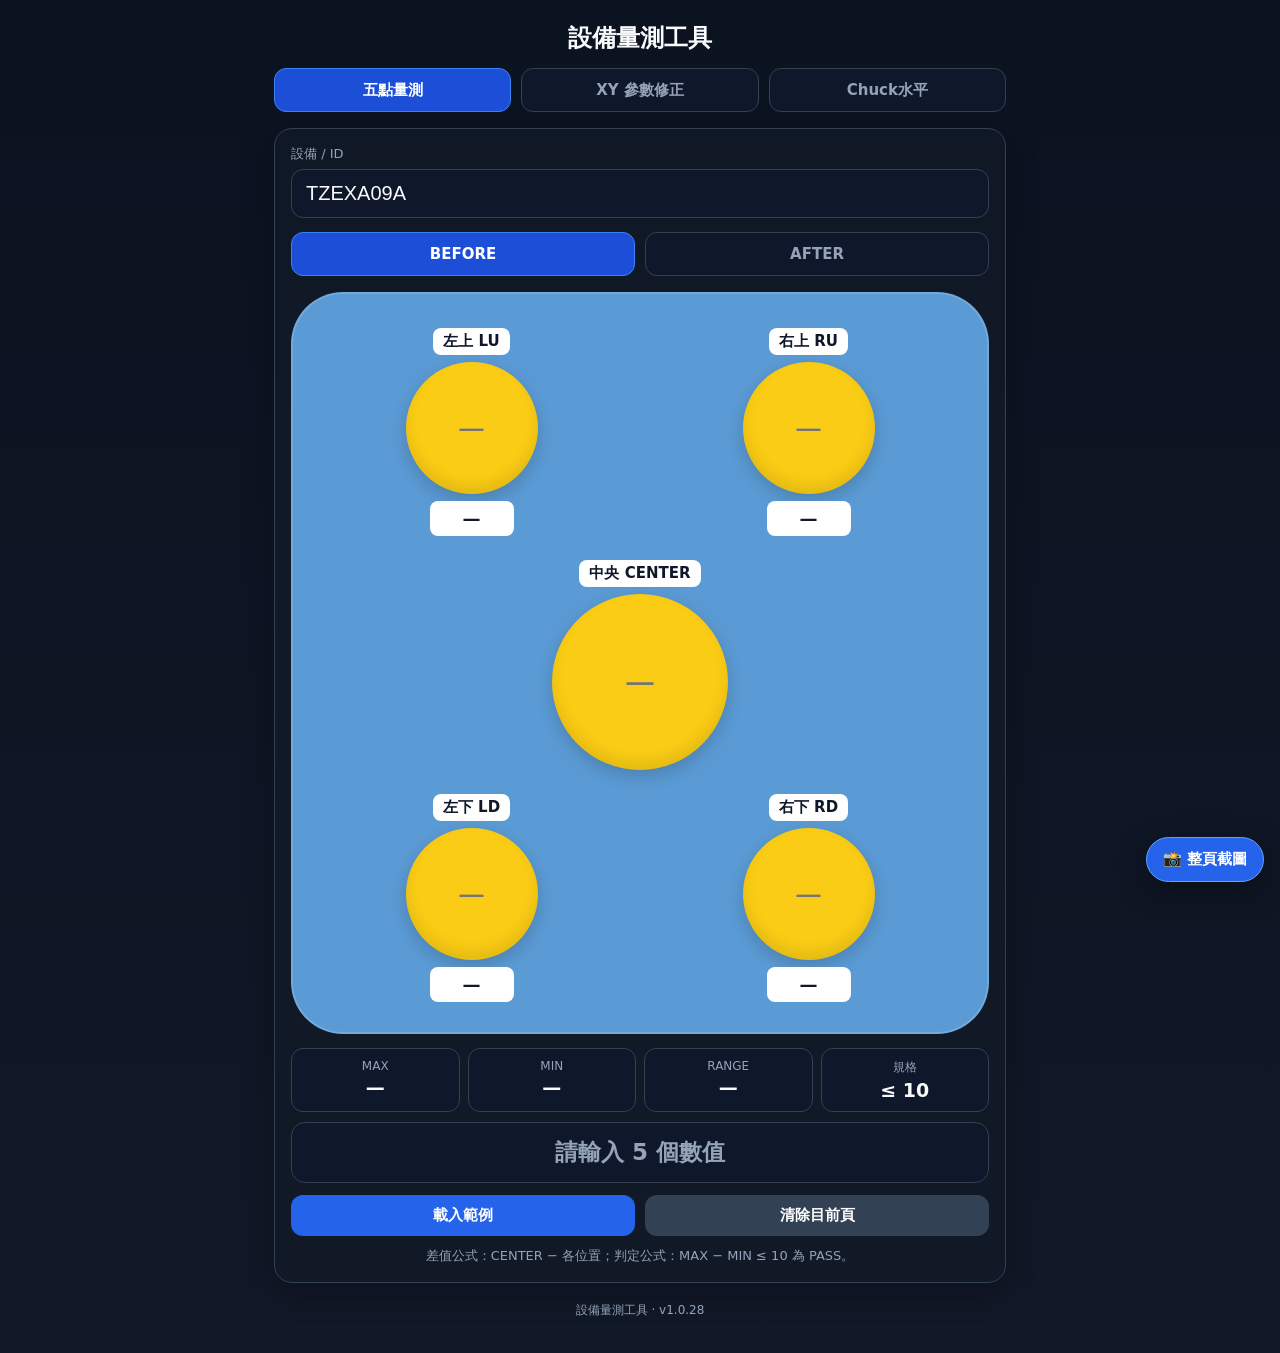
<file: index.html>
<!doctype html>
<html lang="zh-Hant">
<head>
  <meta charset="utf-8" />
  <meta name="viewport" content="width=device-width, initial-scale=1, viewport-fit=cover" />
  <meta name="theme-color" content="#0f172a" />
  <link rel="manifest" href="manifest.json" />
  <link rel="apple-touch-icon" href="apple-touch-icon.png" />
  <link rel="apple-touch-icon" href="icon-192.png" />
  <meta name="apple-mobile-web-app-capable" content="yes" />
  <meta name="apple-mobile-web-app-status-bar-style" content="black-translucent" />
  <meta name="apple-mobile-web-app-title" content="設備量測工具" />
  <title>設備量測工具</title>
  <style>
    :root{
      --bg:#0b1220; --panel:#111827; --panel2:#172033; --line:#334155; --text:#f8fafc;
      --muted:#94a3b8; --accent:#60a5fa; --ok:#22c55e; --ng:#ef4444; --warn:#f59e0b;
      --circle:#facc15; --device:#5b9bd5; --plus:#ef4444; --minus:#22c55e;
    }
    *{box-sizing:border-box}
    body{margin:0;font-family:system-ui,-apple-system,"Noto Sans TC","PingFang TC",sans-serif;background:linear-gradient(180deg,#0b1220,#111827);color:var(--text)}
    .app{max-width:760px;margin:auto;padding:18px 14px 34px}
    h1{font-size:24px;margin:4px 0 14px;text-align:center}
    .card{background:rgba(17,24,39,.96);border:1px solid var(--line);border-radius:18px;padding:16px;box-shadow:0 10px 30px rgba(0,0,0,.25)}
    .main-tabs,.sub-tabs{display:grid;gap:10px;margin:0 0 16px}.main-tabs{grid-template-columns:repeat(3,minmax(0,1fr))}.sub-tabs{grid-template-columns:1fr 1fr;margin-top:14px}
    button{font:inherit}
    .main-tab,.tab{padding:12px 8px;border:1px solid var(--line);background:#0f172a;color:var(--muted);border-radius:12px;font-size:15px;font-weight:800;line-height:1.2}
    .main-tab.active,.tab.active{background:#1d4ed8;color:#fff;border-color:#3b82f6}
    .module{display:none}.module.active{display:block}
    label{display:block;color:var(--muted);font-size:13px;margin-bottom:6px}
    input{width:100%;font-size:20px;padding:12px 14px;border-radius:12px;border:1px solid var(--line);background:#0f172a;color:var(--text);outline:none}
    input:focus{border-color:var(--accent);box-shadow:0 0 0 3px rgba(96,165,250,.15)}
    .device{position:relative;background:var(--device);border-radius:52px;padding:34px 24px 30px;min-height:470px;margin-top:8px;border:2px solid rgba(255,255,255,.15)}
    .grid{display:grid;grid-template-columns:1fr 1fr;grid-template-rows:auto auto auto;gap:24px 28px;align-items:center}
    .point{display:flex;flex-direction:column;align-items:center;gap:7px}.point.center{grid-column:1/3;justify-self:center}
    .circle{width:132px;height:132px;border-radius:50%;background:var(--circle);display:flex;align-items:center;justify-content:center;box-shadow:inset 0 -8px 14px rgba(0,0,0,.09),0 6px 18px rgba(0,0,0,.18)}
    .center .circle{width:176px;height:176px}.circle input{width:102px;text-align:center;background:transparent;border:0;color:#111827;font-weight:800;padding:0;font-size:24px;box-shadow:none}.center .circle input{font-size:27px;width:132px}
    .name{font-weight:800;color:#0f172a;background:white;padding:4px 10px;border-radius:8px;font-size:15px}.delta{min-width:84px;text-align:center;background:white;color:#111827;border-radius:8px;padding:7px 10px;font-weight:800;font-size:18px}
    .status{margin-top:14px;display:grid;grid-template-columns:repeat(4,1fr);gap:8px}.stat{background:#0f172a;border:1px solid var(--line);border-radius:12px;padding:10px;text-align:center}.stat .k{color:var(--muted);font-size:12px}.stat .v{font-size:19px;font-weight:800;margin-top:3px}
    .result{margin-top:10px;padding:14px;border-radius:14px;text-align:center;font-size:23px;font-weight:900;border:1px solid var(--line)}.result.empty{color:var(--muted);background:#0f172a}.result.ok{background:rgba(34,197,94,.16);color:#86efac;border-color:rgba(34,197,94,.5)}.result.ng{background:rgba(239,68,68,.16);color:#fca5a5;border-color:rgba(239,68,68,.5)}
    .actions{display:flex;gap:10px;margin-top:12px}.actions button{flex:1;padding:11px;border:0;border-radius:12px;font-weight:800;font-size:15px}.secondary{background:#334155;color:#fff}.sample{background:#2563eb;color:#fff}.hint{color:var(--muted);font-size:13px;line-height:1.55;margin-top:10px;text-align:center}
    .xy-grid{display:grid;grid-template-columns:1fr 1fr;gap:16px}.axis-card{background:#0f172a;border:1px solid var(--line);border-radius:16px;padding:16px}.axis-title{font-size:20px;font-weight:900;margin-bottom:12px}.axis-title span{color:var(--accent);font-size:14px;margin-left:6px}.field{margin-bottom:12px}.move-box{padding:12px;border-radius:12px;background:#172033;border:1px solid var(--line);margin:8px 0 12px;text-align:center}.move-box .k{font-size:12px;color:var(--muted)}.move-box .v{font-size:28px;font-weight:900;margin-top:4px}.pair{display:grid;grid-template-columns:1fr 1fr;gap:10px}.choice{border-radius:14px;padding:12px 8px;text-align:center;border:1px solid var(--line);min-width:0}.choice.plus{background:rgba(239,68,68,.12);border-color:rgba(239,68,68,.55)}.choice.minus{background:rgba(34,197,94,.12);border-color:rgba(34,197,94,.55)}.equation{display:flex;flex-direction:column;align-items:center;gap:3px}.equation .base,.equation .delta,.equation .resultv{font-weight:900;white-space:nowrap;line-height:1.08;letter-spacing:-.5px}.equation .base,.equation .delta{font-size:clamp(16px,4.2vw,22px);color:var(--text);background:transparent;border-radius:0;padding:0;min-width:0;width:auto}.equation .sign,.equation .equals{font-size:24px;font-weight:950;line-height:1}.equation .equals{display:inline-block;transform:rotate(90deg)}.choice.plus .sign,.choice.plus .equals,.choice.plus .resultv{color:#fca5a5}.choice.minus .sign,.choice.minus .equals,.choice.minus .resultv{color:#86efac}.equation .resultv{font-size:clamp(17px,4.6vw,24px)}
    .formula{margin-top:8px;font-size:12px;color:var(--muted);line-height:1.5}.xy-summary{margin-top:14px;padding:12px;border:1px dashed var(--line);border-radius:12px;color:var(--muted);font-size:13px;text-align:center}
    .quad-wrap{margin-top:16px;padding:14px;border-radius:16px;border:1px solid var(--line);background:#0f172a}.quad-head{font-size:18px;font-weight:900;margin-bottom:6px}.quad-sub{font-size:13px;color:var(--muted);line-height:1.5;margin-bottom:12px}.quad-grid{display:grid;grid-template-columns:1fr 1fr;gap:12px}.quad-card{border-radius:14px;border:1px solid var(--line);background:#111827;padding:14px;min-width:0}.quad-card .qname{font-size:18px;font-weight:900;margin-bottom:4px}.quad-card .qsign{font-size:12px;color:var(--muted);margin-bottom:10px}.quad-stack{display:flex;flex-direction:column;border-radius:12px;background:#172033;border:1px solid rgba(148,163,184,.12);overflow:hidden}.qitem{padding:10px 12px;min-width:0}.qitem+.qitem{border-top:1px solid rgba(148,163,184,.32)}.qitem .qlabel{display:block;font-size:12px;color:var(--muted);font-weight:800;margin-bottom:5px}.qitem .qvalue{display:block;font-size:clamp(18px,3.4vw,24px);line-height:1.15;font-weight:900;color:var(--text);letter-spacing:-.35px;white-space:nowrap;overflow:hidden;text-overflow:ellipsis}.q-note{margin-top:12px;padding:10px;border:1px dashed var(--line);border-radius:12px;color:var(--muted);font-size:13px;line-height:1.55}.q-red{border-color:rgba(239,68,68,.4)}.q-green{border-color:rgba(34,197,94,.4)}.q-blue{border-color:rgba(59,130,246,.42)}.q-gold{border-color:rgba(245,158,11,.42)}
    .shot-btn{position:fixed;right:16px;bottom:18px;z-index:9999;border:1px solid #60a5fa;background:#2563eb;color:#fff;border-radius:999px;padding:12px 16px;font-size:15px;font-weight:900;box-shadow:0 10px 30px rgba(0,0,0,.35)}
    .shot-btn:active{transform:scale(.97)}
    @media (max-width:620px){.app{padding:10px 10px 88px}.card{padding:12px}.main-tabs{gap:6px;margin-bottom:12px}.main-tab{font-size:13px;padding:10px 4px;white-space:nowrap}.device{padding:26px 14px;min-height:430px;border-radius:38px}.grid{gap:18px 18px}.circle{width:110px;height:110px}.center .circle{width:150px;height:150px}.circle input{font-size:21px;width:88px}.center .circle input{font-size:24px}.status{grid-template-columns:1fr 1fr}.xy-grid{grid-template-columns:1fr;gap:12px}.axis-card{padding:12px}.equation .base,.equation .delta{font-size:clamp(15px,4.3vw,20px)}.equation .resultv{font-size:clamp(16px,4.7vw,21px)}.quad-wrap{padding:12px}.quad-grid{grid-template-columns:1fr 1fr;gap:8px}.quad-card{padding:10px}.quad-card .qname{font-size:17px}.quad-card .qsign{font-size:11px}.qitem{padding:9px 10px}.qitem .qvalue{font-size:clamp(16px,4.6vw,20px)}}
    .app-version{margin:18px 0 0;text-align:center;color:var(--muted);font-size:12px;line-height:1.5}
  </style>
  <link rel="stylesheet" href="./chuck-grid.css">
</head>
<body>
  <main class="app">
    <h1>設備量測工具</h1>
    <div class="main-tabs">
      <button class="main-tab active" data-module="five">五點量測</button>
      <button class="main-tab" data-module="xy">XY 參數修正</button>
      <button class="main-tab" data-module="chuck">Chuck水平</button>
    </div>

    <section id="five" class="card module active">
      <label for="equip">設備 / ID</label><input id="equip" value="TZEXA09A" autocomplete="off" />
      <div class="sub-tabs"><button class="tab active" data-mode="before">BEFORE</button><button class="tab" data-mode="after">AFTER</button></div>
      <div class="device"><div class="grid">
        <div class="point"><div class="name">左上 LU</div><div class="circle"><input inputmode="numeric" id="lu" placeholder="—"></div><div class="delta" id="d_lu">—</div></div>
        <div class="point"><div class="name">右上 RU</div><div class="circle"><input inputmode="numeric" id="ru" placeholder="—"></div><div class="delta" id="d_ru">—</div></div>
        <div class="point center"><div class="name">中央 CENTER</div><div class="circle"><input inputmode="numeric" id="center" placeholder="—"></div></div>
        <div class="point"><div class="name">左下 LD</div><div class="circle"><input inputmode="numeric" id="ld" placeholder="—"></div><div class="delta" id="d_ld">—</div></div>
        <div class="point"><div class="name">右下 RD</div><div class="circle"><input inputmode="numeric" id="rd" placeholder="—"></div><div class="delta" id="d_rd">—</div></div>
      </div></div>
      <div class="status"><div class="stat"><div class="k">MAX</div><div class="v" id="max">—</div></div><div class="stat"><div class="k">MIN</div><div class="v" id="min">—</div></div><div class="stat"><div class="k">RANGE</div><div class="v" id="range">—</div></div><div class="stat"><div class="k">規格</div><div class="v">≤ 10</div></div></div>
      <div id="result" class="result empty">請輸入 5 個數值</div>
      <div class="actions"><button class="sample" id="sample">載入範例</button><button class="secondary" id="clear">清除目前頁</button></div>
      <div class="hint">差值公式：CENTER − 各位置；判定公式：MAX − MIN ≤ 10 為 PASS。</div>
    </section>

    <section id="xy" class="card module">
      <div class="xy-grid">
        <div class="axis-card">
          <div class="axis-title">X 軸 <span>參數 X9210</span></div>
          <div class="field"><label>X 固定基準位置</label><input id="x_base" inputmode="numeric" value="348034" readonly></div>
          <div class="field"><label>X 移動後位置</label><input id="x_new" inputmode="numeric" placeholder="例如 319492"></div>
          <div class="move-box"><div class="k">移動量（取絕對值）</div><div class="v" id="x_delta">—</div></div>
          <div class="field"><label>目前 X9210</label><input id="x_param" inputmode="numeric" placeholder="例如 17860829"></div>
          <div class="pair">
            <div class="choice plus"><div class="equation" id="x_plus"><div class="resultv">—</div></div></div>
            <div class="choice minus"><div class="equation" id="x_minus"><div class="resultv">—</div></div></div>
          </div>
          <div class="formula" id="x_formula" hidden></div>
        </div>

        <div class="axis-card">
          <div class="axis-title">Y 軸 <span>參數 Y9211</span></div>
          <div class="field"><label>Y 固定基準位置</label><input id="y_base" inputmode="numeric" value="340765" readonly></div>
          <div class="field"><label>Y 移動後位置</label><input id="y_new" inputmode="numeric" placeholder="例如 327593"></div>
          <div class="move-box"><div class="k">移動量（取絕對值）</div><div class="v" id="y_delta">—</div></div>
          <div class="field"><label>目前 Y9211</label><input id="y_param" inputmode="numeric" placeholder="輸入目前參數值"></div>
          <div class="pair">
            <div class="choice plus"><div class="equation" id="y_plus"><div class="resultv">—</div></div></div>
            <div class="choice minus"><div class="equation" id="y_minus"><div class="resultv">—</div></div></div>
          </div>
          <div class="formula" id="y_formula" hidden></div>
        </div>
      </div>
      <div class="actions"><button class="sample" id="xy_sample">載入圖片範例</button><button class="secondary" id="xy_clear">清除 XY</button></div>
      <div class="xy-summary">固定基準：X = 348,034、Y = 340,765。只要輸入移動後位置與目前 X9210 / Y9211，App 就會列出「+ 移動量」與「− 移動量」兩個結果。</div>
      <div class="quad-wrap">
        <div class="quad-head">四象限可能結果</div>
        <div class="quad-sub">依機台指定的 X9210／Y9211 調整規則：左上 −−、右上 ＋−、左下 −＋、右下 ＋＋。</div>
        <div class="quad-grid">
          <div class="quad-card q-red"><div class="qname">左上 ⬊</div><div class="qsign">X9210：− ｜ Y9211：−</div><div class="quad-stack"><div class="qitem"><span class="qlabel">X9210</span><strong class="qvalue" id="q_lt_x">—</strong></div><div class="qitem"><span class="qlabel">Y9211</span><strong class="qvalue" id="q_lt_y">—</strong></div></div></div>
          <div class="quad-card q-blue"><div class="qname">右上 ⬋</div><div class="qsign">X9210：＋ ｜ Y9211：−</div><div class="quad-stack"><div class="qitem"><span class="qlabel">X9210</span><strong class="qvalue" id="q_rt_x">—</strong></div><div class="qitem"><span class="qlabel">Y9211</span><strong class="qvalue" id="q_rt_y">—</strong></div></div></div>
          <div class="quad-card q-green"><div class="qname">左下 ⬈</div><div class="qsign">X9210：− ｜ Y9211：＋</div><div class="quad-stack"><div class="qitem"><span class="qlabel">X9210</span><strong class="qvalue" id="q_lb_x">—</strong></div><div class="qitem"><span class="qlabel">Y9211</span><strong class="qvalue" id="q_lb_y">—</strong></div></div></div>
          <div class="quad-card q-gold"><div class="qname">右下 ⬉</div><div class="qsign">X9210：＋ ｜ Y9211：＋</div><div class="quad-stack"><div class="qitem"><span class="qlabel">X9210</span><strong class="qvalue" id="q_rb_x">—</strong></div><div class="qitem"><span class="qlabel">Y9211</span><strong class="qvalue" id="q_rb_y">—</strong></div></div></div>
        </div>
        <div class="q-note" id="quad_note">先完整輸入 X / Y 的移動後位置與目前 X9210 / Y9211。</div>
      </div>
    </section>

    <section id="chuck" class="card module" aria-labelledby="chuck-title">
      <div class="chuck-heading">
        <h2 id="chuck-title">Chuck 水平</h2>
        <span class="chuck-count" id="chuck_count">9 點啟用</span>
      </div>
      <div class="chuck-controls">
        <span class="chuck-mode">九宮格量測</span>
        <button id="chuck_toggle" type="button" role="switch" aria-checked="true" aria-label="四角點" aria-controls="ch_lt ch_rt ch_lb ch_rb">
          <span class="switch-track" aria-hidden="true"><span></span></span>
          <span id="chuck_toggle_label">四角點：開</span>
        </button>
      </div>
      <div class="chuck-board" aria-label="圓形背景內的九宮格數值輸入">
        <div class="chuck-grid">
          <div class="chuck-cell" id="box_ch_lt">
            <label for="ch_lt">左上</label>
            <input id="ch_lt" type="text" inputmode="numeric" autocomplete="off" spellcheck="false" enterkeyhint="next" placeholder="—" aria-label="Chuck 左上數值">
          </div>
          <div class="chuck-cell" id="box_ch_t">
            <label for="ch_t">上</label>
            <input id="ch_t" type="text" inputmode="numeric" autocomplete="off" spellcheck="false" enterkeyhint="next" placeholder="—" aria-label="Chuck 上數值">
          </div>
          <div class="chuck-cell" id="box_ch_rt">
            <label for="ch_rt">右上</label>
            <input id="ch_rt" type="text" inputmode="numeric" autocomplete="off" spellcheck="false" enterkeyhint="next" placeholder="—" aria-label="Chuck 右上數值">
          </div>
          <div class="chuck-cell" id="box_ch_l">
            <label for="ch_l">左</label>
            <input id="ch_l" type="text" inputmode="numeric" autocomplete="off" spellcheck="false" enterkeyhint="next" placeholder="—" aria-label="Chuck 左數值">
          </div>
          <div class="chuck-cell" id="box_ch_c">
            <label for="ch_c">中央</label>
            <input id="ch_c" type="text" inputmode="numeric" autocomplete="off" spellcheck="false" enterkeyhint="next" placeholder="—" aria-label="Chuck 中央數值">
          </div>
          <div class="chuck-cell" id="box_ch_r">
            <label for="ch_r">右</label>
            <input id="ch_r" type="text" inputmode="numeric" autocomplete="off" spellcheck="false" enterkeyhint="next" placeholder="—" aria-label="Chuck 右數值">
          </div>
          <div class="chuck-cell" id="box_ch_lb">
            <label for="ch_lb">左下</label>
            <input id="ch_lb" type="text" inputmode="numeric" autocomplete="off" spellcheck="false" enterkeyhint="next" placeholder="—" aria-label="Chuck 左下數值">
          </div>
          <div class="chuck-cell" id="box_ch_b">
            <label for="ch_b">下</label>
            <input id="ch_b" type="text" inputmode="numeric" autocomplete="off" spellcheck="false" enterkeyhint="next" placeholder="—" aria-label="Chuck 下數值">
          </div>
          <div class="chuck-cell" id="box_ch_rb">
            <label for="ch_rb">右下</label>
            <input id="ch_rb" type="text" inputmode="numeric" autocomplete="off" spellcheck="false" enterkeyhint="next" placeholder="—" aria-label="Chuck 右下數值">
          </div>
        </div>
      </div>
      <div class="actions chuck-actions">
        <button class="sample" id="chuck_sample" type="button">載入範例</button>
        <button class="secondary" id="chuck_clear" type="button">清除數值</button>
      </div>
      <p class="chuck-help" id="chuck_help">點選格子輸入數值；四角點可一次開關。</p>
    </section>
    <div class="app-version" data-app-version="1.0.28">設備量測工具 · v1.0.28</div>
  </main>
  <button id="shotBtn" class="shot-btn" type="button">📸 整頁截圖</button>
<script src="./html2canvas.min.js"></script>
<script>
const fmt=n=>Number.isFinite(n)?Math.trunc(n).toLocaleString('en-US'):'—';
const $=id=>document.getElementById(id);

document.querySelectorAll('.main-tab').forEach(b=>b.addEventListener('click',()=>{
  document.querySelectorAll('.main-tab').forEach(x=>x.classList.toggle('active',x===b));
  document.querySelectorAll('.module').forEach(m=>m.classList.toggle('active',m.id===b.dataset.module));
}));

const modes={before:{},after:{}}; let mode='before'; const ids=['lu','ru','center','ld','rd'];
function saveCurrent(){ids.forEach(id=>modes[mode][id]=$(id).value)}
function loadMode(){ids.forEach(id=>$(id).value=modes[mode][id]??'');calcFive()}
document.querySelectorAll('.tab').forEach(b=>b.addEventListener('click',()=>{saveCurrent();mode=b.dataset.mode;document.querySelectorAll('.tab').forEach(x=>x.classList.toggle('active',x===b));loadMode()}));
ids.forEach(id=>$(id).addEventListener('input',()=>{saveCurrent();calcFive()}));
function num(id){const v=$(id).value.trim().replaceAll(',','');return v===''?null:Number(v)}
function setDelta(id,c,v){$(id).textContent=(c==null||v==null)?'—':fmt(c-v)}
function calcFive(){const v={lu:num('lu'),ru:num('ru'),center:num('center'),ld:num('ld'),rd:num('rd')};setDelta('d_lu',v.center,v.lu);setDelta('d_ru',v.center,v.ru);setDelta('d_ld',v.center,v.ld);setDelta('d_rd',v.center,v.rd);const vals=ids.map(k=>v[k]),r=$('result');if(vals.some(x=>x==null||Number.isNaN(x))){$('max').textContent=$('min').textContent=$('range').textContent='—';r.className='result empty';r.textContent='請輸入 5 個數值';return}const max=Math.max(...vals),min=Math.min(...vals),range=max-min;$('max').textContent=fmt(max);$('min').textContent=fmt(min);$('range').textContent=fmt(range);if(range<=10){r.className='result ok';r.textContent=`✅ PASS｜最大差值 ${range}`}else{r.className='result ng';r.textContent=`❌ NG｜最大差值 ${range}（超出 ${range-10}）`}}
$('clear').addEventListener('click',()=>{ids.forEach(id=>modes[mode][id]='');loadMode()});
$('sample').addEventListener('click',()=>{const s=mode==='before'?{lu:19760,ru:19787,center:19779,ld:19773,rd:19801}:{lu:19879,ru:19879,center:19878,ld:19876,rd:19878};Object.assign(modes[mode],s);loadMode()});

function renderEquation(el,param,delta,sign,result){if(param==null||delta==null||result==null){el.innerHTML='<div class="resultv">—</div>';return}el.innerHTML=`<div class="base">${Math.trunc(param)}</div><div class="sign">${sign}</div><div class="delta">${Math.trunc(delta)}</div><div class="equals">=</div><div class="resultv">${Math.trunc(result)}</div>`}
function calcQuadrants(){
  const xb=num('x_base'),xn=num('x_new'),xp=num('x_param');
  const yb=num('y_base'),yn=num('y_new'),yp=num('y_param');
  const xd=(xb==null||xn==null||Number.isNaN(xb)||Number.isNaN(xn))?null:Math.abs(xn-xb);
  const yd=(yb==null||yn==null||Number.isNaN(yb)||Number.isNaN(yn))?null:Math.abs(yn-yb);
  const xPlus=(xd==null||xp==null||Number.isNaN(xp))?null:xp+xd, xMinus=(xd==null||xp==null||Number.isNaN(xp))?null:xp-xd;
  const yPlus=(yd==null||yp==null||Number.isNaN(yp))?null:yp+yd, yMinus=(yd==null||yp==null||Number.isNaN(yp))?null:yp-yd;
  const set=(id,v)=>$(id).textContent=fmt(v);
  set('q_lt_x',xMinus);set('q_lt_y',yMinus);set('q_rt_x',xPlus);set('q_rt_y',yMinus);set('q_lb_x',xMinus);set('q_lb_y',yPlus);set('q_rb_x',xPlus);set('q_rb_y',yPlus);
  $('quad_note').textContent=(xPlus==null||xMinus==null||yPlus==null||yMinus==null)?'先完整輸入 X / Y 的移動後位置與目前 X9210 / Y9211。':'X 移動量 '+fmt(xd)+'、Y 移動量 '+fmt(yd)+'。依實際位移方向，直接選對應象限的 X9210 / Y9211 數值。';
}
function calcAxis(axis){const base=num(axis+'_base'),next=num(axis+'_new'),param=num(axis+'_param');const dEl=$(axis+'_delta'),pEl=$(axis+'_plus'),mEl=$(axis+'_minus'),fEl=$(axis+'_formula');if(base==null||next==null||Number.isNaN(base)||Number.isNaN(next)){dEl.textContent='—';renderEquation(pEl,null,null,'＋',null);renderEquation(mEl,null,null,'−',null);fEl.textContent='輸入原始位置與移動後位置後，自動計算移動量。';calcQuadrants();return}const delta=Math.abs(next-base);dEl.textContent=fmt(delta);if(param==null||Number.isNaN(param)){renderEquation(pEl,null,null,'＋',null);renderEquation(mEl,null,null,'−',null);fEl.textContent='移動量 = |'+fmt(next)+' − '+fmt(base)+'| = '+fmt(delta)+'；再輸入目前參數值。';calcQuadrants();return}const plus=param+delta,minus=param-delta;renderEquation(pEl,param,delta,'＋',plus);renderEquation(mEl,param,delta,'−',minus);fEl.textContent='移動量 '+fmt(delta)+'｜+ 結果 '+fmt(plus)+'｜− 結果 '+fmt(minus);calcQuadrants()}
['x_new','x_param'].forEach(id=>$(id).addEventListener('input',()=>calcAxis('x')));['y_new','y_param'].forEach(id=>$(id).addEventListener('input',()=>calcAxis('y')));
$('xy_sample').addEventListener('click',()=>{$('x_new').value='319492';$('x_param').value='17860829';$('y_new').value='327593';$('y_param').value='';calcAxis('x');calcAxis('y')});
$('xy_clear').addEventListener('click',()=>{['x_new','x_param','y_new','y_param'].forEach(id=>$(id).value='');$('x_base').value='348034';$('y_base').value='340765';calcAxis('x');calcAxis('y')});

const shotBtn=$('shotBtn');
async function capturePwaFullPage(){
  shotBtn.style.display='none';
  try{
    await new Promise(r=>setTimeout(r,80));
    const canvas=await html2canvas(document.body,{
      backgroundColor:'#0b1220',
      scale:Math.min(2,window.devicePixelRatio||1),
      useCORS:true,
      logging:false,
      width:document.documentElement.scrollWidth,
      height:document.documentElement.scrollHeight,
      windowWidth:document.documentElement.scrollWidth,
      windowHeight:document.documentElement.scrollHeight,
      scrollX:0,
      scrollY:-window.scrollY
    });
    const blob=await new Promise(r=>canvas.toBlob(r,'image/png',1));
    if(!blob) throw new Error('無法產生圖片');
    const stamp=new Date().toISOString().replace(/[-:T]/g,'').slice(0,14);
    const file=new File([blob],'設備量測_'+stamp+'.png',{type:'image/png'});
    if(navigator.canShare && navigator.canShare({files:[file]}) && navigator.share){
      await navigator.share({files:[file],title:'設備量測截圖'});
    }else{
      const url=URL.createObjectURL(blob);
      const a=document.createElement('a');
      a.href=url;a.download=file.name;document.body.appendChild(a);a.click();a.remove();
      setTimeout(()=>URL.revokeObjectURL(url),1500);
    }
  }catch(e){
    if(e && e.name!=='AbortError') alert('截圖失敗：'+(e.message||e));
  }finally{
    shotBtn.style.display='block';
  }
}
shotBtn.addEventListener('click',()=>{
  if(window.Android && typeof window.Android.captureFullPage==='function'){
    shotBtn.style.display='none';
    requestAnimationFrame(()=>setTimeout(()=>window.Android.captureFullPage(),60));
  }else{
    capturePwaFullPage();
  }
});
window.restoreScreenshotButton=()=>{shotBtn.style.display='block'};

if('serviceWorker' in navigator && /^https?:$/.test(location.protocol) && !window.Android){navigator.serviceWorker.register('./service-worker.js',{updateViaCache:'none'}).then(r=>r.update()).catch(()=>{})}
calcFive();calcAxis('x');calcAxis('y');
const initialModule=document.querySelector('.main-tab[data-module="'+location.hash.slice(1)+'"]');if(initialModule)initialModule.click();
</script>
<script src="./chuck-grid.js"></script>
</body>
</html>
</file>
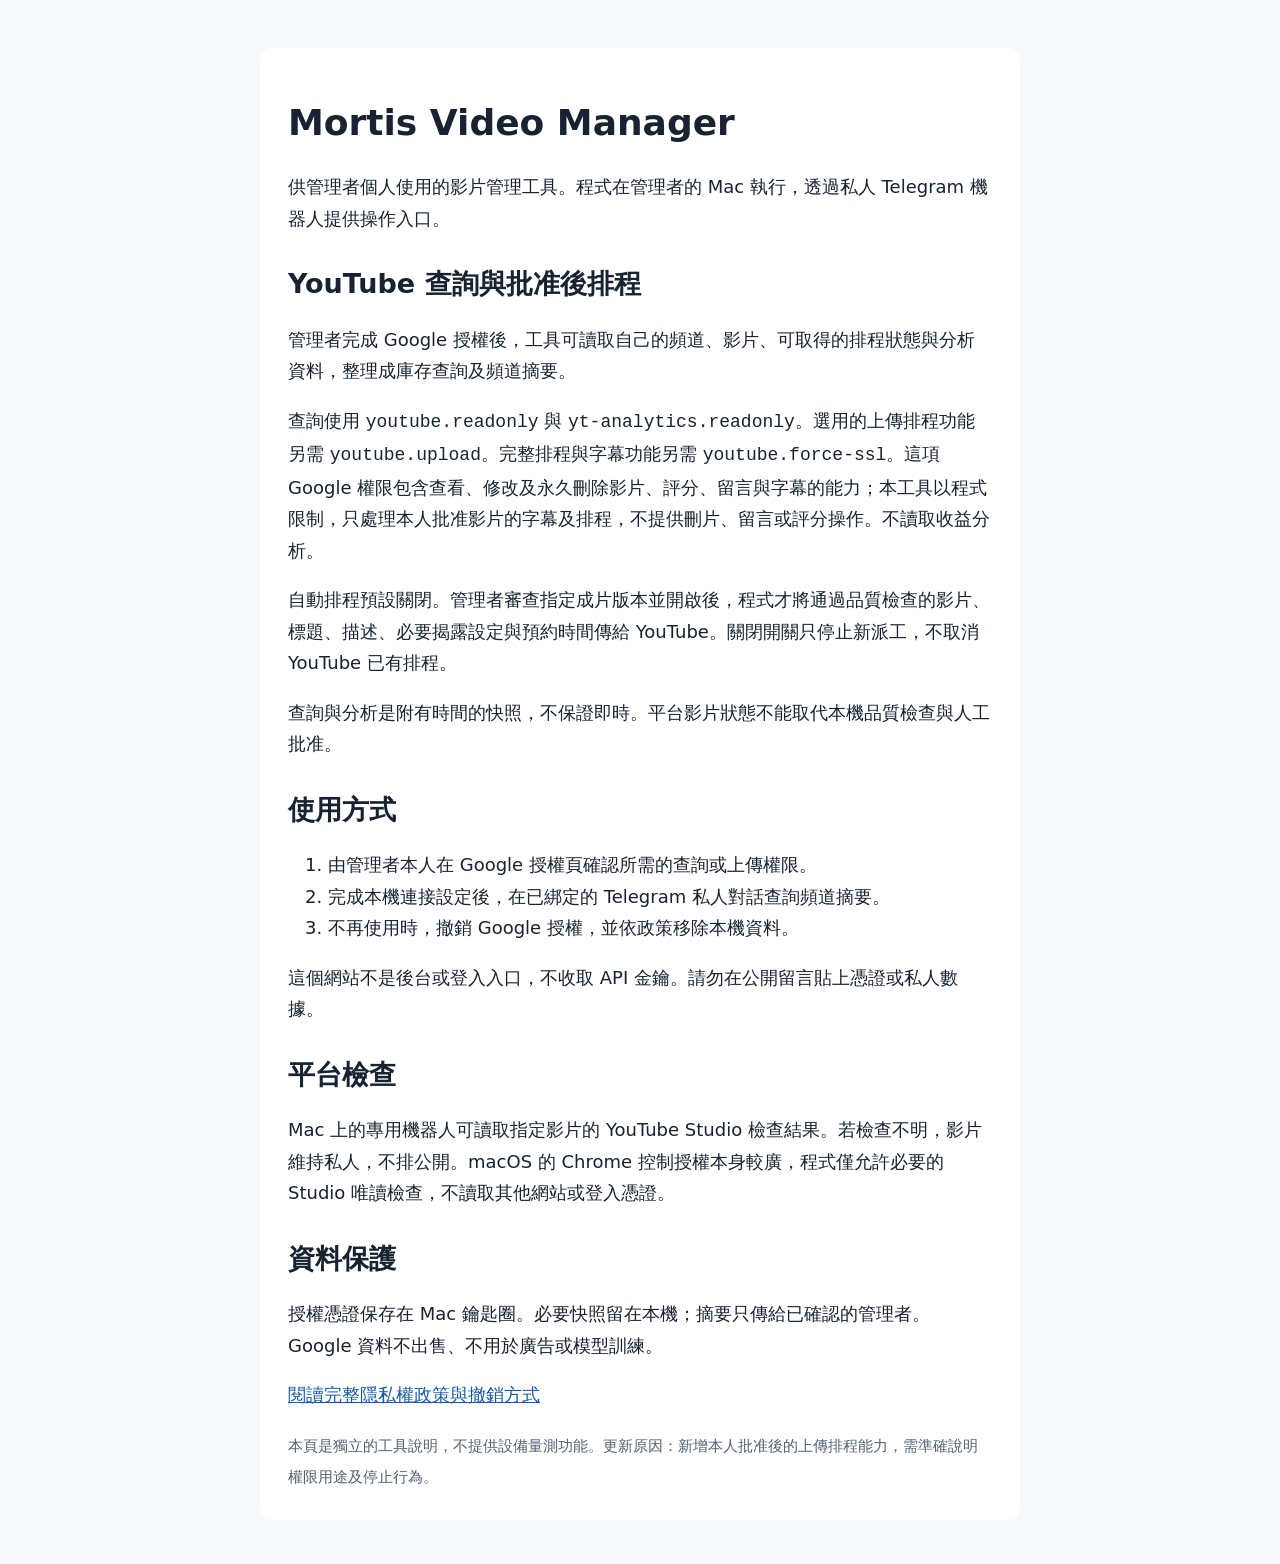
<file: mortis-video-manager/index.html>
<!doctype html>
<html lang="zh-Hant"><head><meta charset="utf-8"><meta name="viewport" content="width=device-width,initial-scale=1"><title>Mortis Video Manager｜個人影片管理工具</title><style>body{max-width:760px;margin:48px auto;padding:0 22px;font:18px/1.75 system-ui,sans-serif;color:#172331;background:#f7f9fc}h1,h2{line-height:1.3}h2{margin-top:32px}a{color:#1759a6}main{background:white;padding:28px;border-radius:12px}small{color:#526173}</style></head><body><main>
<h1>Mortis Video Manager</h1>
<p>供管理者個人使用的影片管理工具。程式在管理者的 Mac 執行，透過私人 Telegram 機器人提供操作入口。</p>
<h2>YouTube 查詢與批准後排程</h2>
<p>管理者完成 Google 授權後，工具可讀取自己的頻道、影片、可取得的排程狀態與分析資料，整理成庫存查詢及頻道摘要。</p>
<p>查詢使用 <code>youtube.readonly</code> 與 <code>yt-analytics.readonly</code>。選用的上傳排程功能另需 <code>youtube.upload</code>。完整排程與字幕功能另需 <code>youtube.force-ssl</code>。這項 Google 權限包含查看、修改及永久刪除影片、評分、留言與字幕的能力；本工具以程式限制，只處理本人批准影片的字幕及排程，不提供刪片、留言或評分操作。不讀取收益分析。</p><p>自動排程預設關閉。管理者審查指定成片版本並開啟後，程式才將通過品質檢查的影片、標題、描述、必要揭露設定與預約時間傳給 YouTube。關閉開關只停止新派工，不取消 YouTube 已有排程。</p>
<p>查詢與分析是附有時間的快照，不保證即時。平台影片狀態不能取代本機品質檢查與人工批准。</p>
<h2>使用方式</h2>
<ol><li>由管理者本人在 Google 授權頁確認所需的查詢或上傳權限。</li><li>完成本機連接設定後，在已綁定的 Telegram 私人對話查詢頻道摘要。</li><li>不再使用時，撤銷 Google 授權，並依政策移除本機資料。</li></ol>
<p>這個網站不是後台或登入入口，不收取 API 金鑰。請勿在公開留言貼上憑證或私人數據。</p>
<h2>平台檢查</h2><p>Mac 上的專用機器人可讀取指定影片的 YouTube Studio 檢查結果。若檢查不明，影片維持私人，不排公開。macOS 的 Chrome 控制授權本身較廣，程式僅允許必要的 Studio 唯讀檢查，不讀取其他網站或登入憑證。</p><h2>資料保護</h2>
<p>授權憑證保存在 Mac 鑰匙圈。必要快照留在本機；摘要只傳給已確認的管理者。Google 資料不出售、不用於廣告或模型訓練。</p>
<p><a href="./privacy.html">閱讀完整隱私權政策與撤銷方式</a></p>
<small>本頁是獨立的工具說明，不提供設備量測功能。更新原因：新增本人批准後的上傳排程能力，需準確說明權限用途及停止行為。</small>
</main></body></html>
</file>
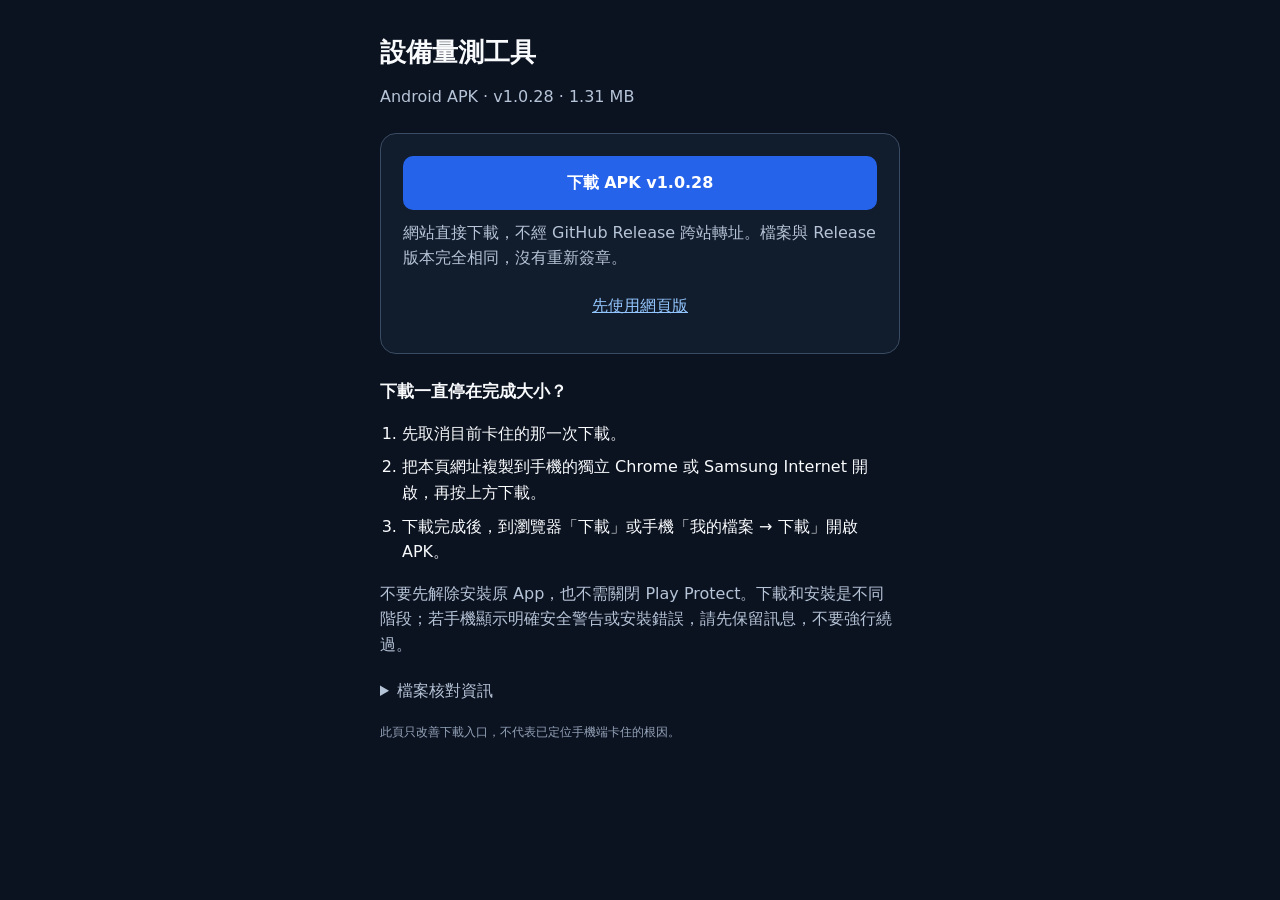
<file: download.html>
<!doctype html>
<html lang="zh-Hant"><head><meta charset="utf-8"><meta name="viewport" content="width=device-width,initial-scale=1"><meta name="theme-color" content="#0b1220"><title>設備量測工具｜APK 下載</title>
<style>*{box-sizing:border-box}body{margin:0;background:#0b1220;color:#f8fafc;font-family:system-ui,-apple-system,sans-serif;line-height:1.6}main{max-width:560px;margin:0 auto;padding:32px 20px}h1{font-size:26px;margin:0 0 8px}h2{font-size:17px;margin:24px 0 8px}.muted{color:#b6c4d7}.panel{margin-top:24px;border:1px solid #3a4c63;background:#111c2d;padding:22px;border-radius:16px}.button{display:block;padding:14px;text-align:center;background:#2563eb;color:white;text-decoration:none;font-weight:750;border-radius:10px;min-height:48px}.secondary{display:block;text-align:center;padding:12px;color:#93c5fd}p{margin:10px 0}ol{padding-left:22px}li{margin:8px 0}code{font-size:12px;overflow-wrap:anywhere}details{margin-top:20px}summary{cursor:pointer;color:#b6c4d7}footer{margin:20px 0;font-size:12px;color:#94a3b8}a:focus-visible{outline:3px solid #a3caff;outline-offset:3px}</style></head>
<body><main><h1>設備量測工具</h1><p class="muted">Android APK · v1.0.28 · 1.31 MB</p>
<section class="panel"><a class="button" href="./downloads/EquipmentMeasurement-v1.0.28.apk" download="EquipmentMeasurement-v1.0.28.apk">下載 APK v1.0.28</a><p class="muted">網站直接下載，不經 GitHub Release 跨站轉址。檔案與 Release 版本完全相同，沒有重新簽章。</p><a class="secondary" href="./?v=1.0.28#chuck">先使用網頁版</a></section>
<h2>下載一直停在完成大小？</h2><ol><li>先取消目前卡住的那一次下載。</li><li>把本頁網址複製到手機的獨立 Chrome 或 Samsung Internet 開啟，再按上方下載。</li><li>下載完成後，到瀏覽器「下載」或手機「我的檔案 → 下載」開啟 APK。</li></ol>
<p class="muted">不要先解除安裝原 App，也不需關閉 Play Protect。下載和安裝是不同階段；若手機顯示明確安全警告或安裝錯誤，請先保留訊息，不要強行繞過。</p>
<details><summary>檔案核對資訊</summary><p>版本：1.0.28<br>大小：1,309,056 bytes<br>SHA-256：</p><code>abaa1163b76fdde01f196cae9314158646e554919e6ece8e1d6b44f5051bc83d</code><p><a class="secondary" href="./downloads/EquipmentMeasurement-v1.0.28.apk.sha256">SHA-256 檢查碼</a></p></details>
<footer>此頁只改善下載入口，不代表已定位手機端卡住的根因。</footer></main>
<script>
// Update an existing PWA worker; this standalone download page never starts a download automatically.
if('serviceWorker' in navigator){navigator.serviceWorker.getRegistration('./').then(r=>r&&r.update()).catch(()=>{});}
</script></body></html>
</file>
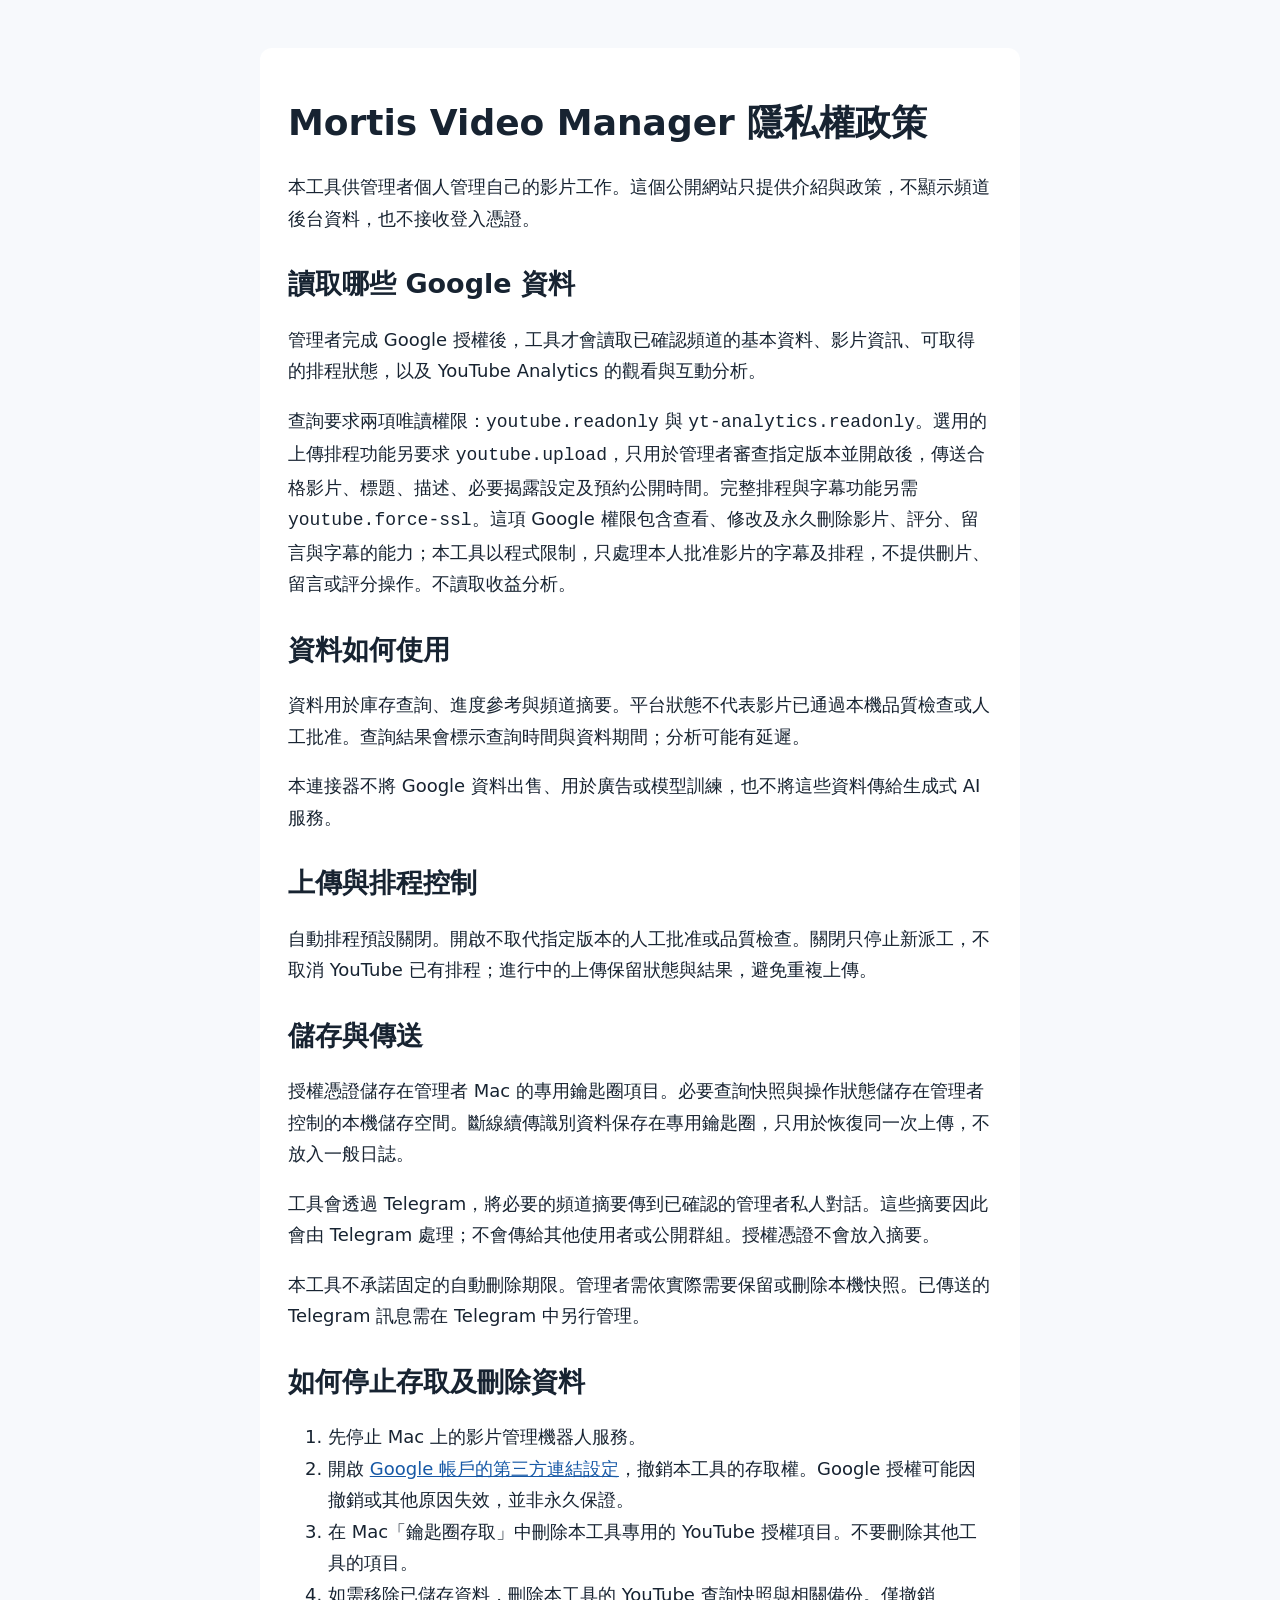
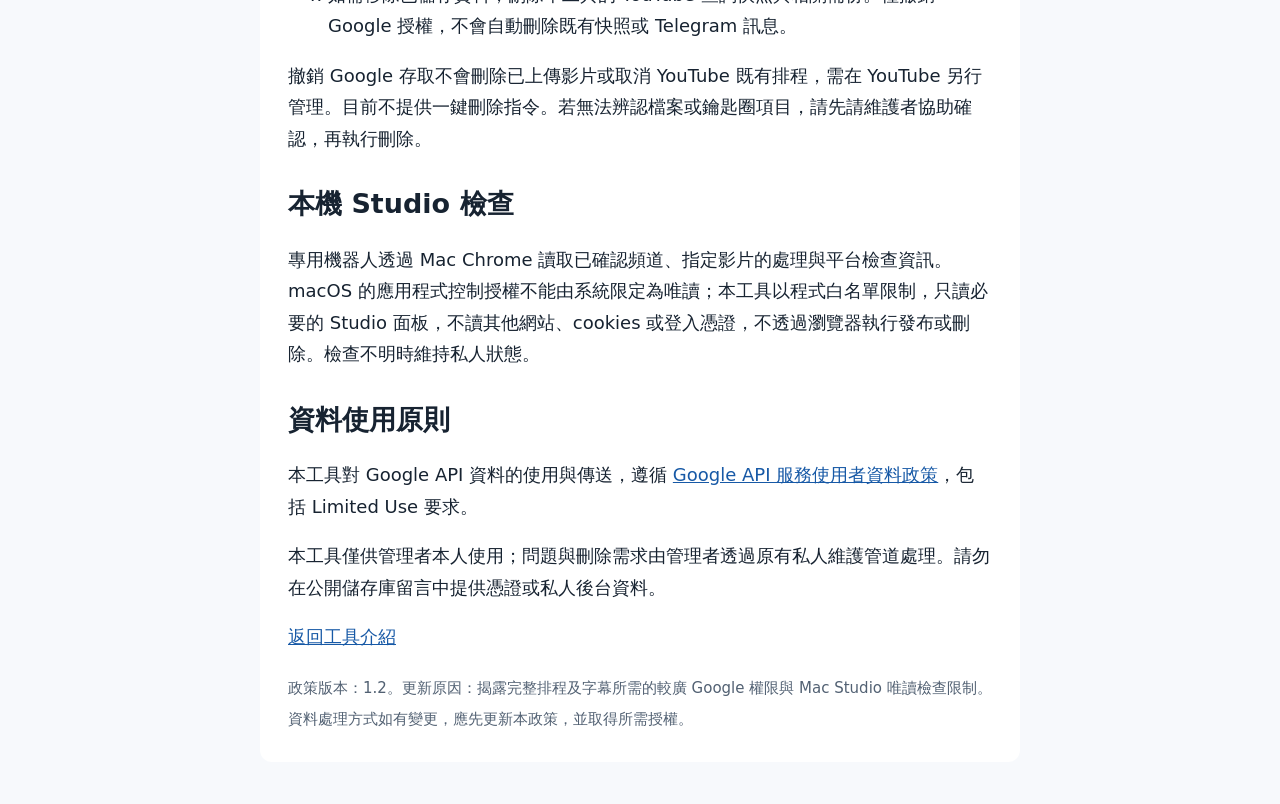
<file: mortis-video-manager/privacy.html>
<!doctype html>
<html lang="zh-Hant"><head><meta charset="utf-8"><meta name="viewport" content="width=device-width,initial-scale=1"><title>隱私權政策｜Mortis Video Manager</title><style>body{max-width:760px;margin:48px auto;padding:0 22px;font:18px/1.75 system-ui,sans-serif;color:#172331;background:#f7f9fc}h1,h2{line-height:1.3}h2{margin-top:32px}a{color:#1759a6}main{background:white;padding:28px;border-radius:12px}small{color:#526173}</style></head><body><main>
<h1>Mortis Video Manager 隱私權政策</h1>
<p>本工具供管理者個人管理自己的影片工作。這個公開網站只提供介紹與政策，不顯示頻道後台資料，也不接收登入憑證。</p>
<h2>讀取哪些 Google 資料</h2>
<p>管理者完成 Google 授權後，工具才會讀取已確認頻道的基本資料、影片資訊、可取得的排程狀態，以及 YouTube Analytics 的觀看與互動分析。</p>
<p>查詢要求兩項唯讀權限：<code>youtube.readonly</code> 與 <code>yt-analytics.readonly</code>。選用的上傳排程功能另要求 <code>youtube.upload</code>，只用於管理者審查指定版本並開啟後，傳送合格影片、標題、描述、必要揭露設定及預約公開時間。完整排程與字幕功能另需 <code>youtube.force-ssl</code>。這項 Google 權限包含查看、修改及永久刪除影片、評分、留言與字幕的能力；本工具以程式限制，只處理本人批准影片的字幕及排程，不提供刪片、留言或評分操作。不讀取收益分析。</p>
<h2>資料如何使用</h2>
<p>資料用於庫存查詢、進度參考與頻道摘要。平台狀態不代表影片已通過本機品質檢查或人工批准。查詢結果會標示查詢時間與資料期間；分析可能有延遲。</p>
<p>本連接器不將 Google 資料出售、用於廣告或模型訓練，也不將這些資料傳給生成式 AI 服務。</p>
<h2>上傳與排程控制</h2><p>自動排程預設關閉。開啟不取代指定版本的人工批准或品質檢查。關閉只停止新派工，不取消 YouTube 已有排程；進行中的上傳保留狀態與結果，避免重複上傳。</p><h2>儲存與傳送</h2>
<p>授權憑證儲存在管理者 Mac 的專用鑰匙圈項目。必要查詢快照與操作狀態儲存在管理者控制的本機儲存空間。斷線續傳識別資料保存在專用鑰匙圈，只用於恢復同一次上傳，不放入一般日誌。</p>
<p>工具會透過 Telegram，將必要的頻道摘要傳到已確認的管理者私人對話。這些摘要因此會由 Telegram 處理；不會傳給其他使用者或公開群組。授權憑證不會放入摘要。</p>
<p>本工具不承諾固定的自動刪除期限。管理者需依實際需要保留或刪除本機快照。已傳送的 Telegram 訊息需在 Telegram 中另行管理。</p>
<h2>如何停止存取及刪除資料</h2>
<ol><li>先停止 Mac 上的影片管理機器人服務。</li><li>開啟 <a href="https://myaccount.google.com/connections">Google 帳戶的第三方連結設定</a>，撤銷本工具的存取權。Google 授權可能因撤銷或其他原因失效，並非永久保證。</li><li>在 Mac「鑰匙圈存取」中刪除本工具專用的 YouTube 授權項目。不要刪除其他工具的項目。</li><li>如需移除已儲存資料，刪除本工具的 YouTube 查詢快照與相關備份。僅撤銷 Google 授權，不會自動刪除既有快照或 Telegram 訊息。</li></ol>
<p>撤銷 Google 存取不會刪除已上傳影片或取消 YouTube 既有排程，需在 YouTube 另行管理。目前不提供一鍵刪除指令。若無法辨認檔案或鑰匙圈項目，請先請維護者協助確認，再執行刪除。</p>
<h2>本機 Studio 檢查</h2><p>專用機器人透過 Mac Chrome 讀取已確認頻道、指定影片的處理與平台檢查資訊。macOS 的應用程式控制授權不能由系統限定為唯讀；本工具以程式白名單限制，只讀必要的 Studio 面板，不讀其他網站、cookies 或登入憑證，不透過瀏覽器執行發布或刪除。檢查不明時維持私人狀態。</p><h2>資料使用原則</h2>
<p>本工具對 Google API 資料的使用與傳送，遵循 <a href="https://developers.google.com/terms/api-services-user-data-policy">Google API 服務使用者資料政策</a>，包括 Limited Use 要求。</p>
<p>本工具僅供管理者本人使用；問題與刪除需求由管理者透過原有私人維護管道處理。請勿在公開儲存庫留言中提供憑證或私人後台資料。</p>
<p><a href="./">返回工具介紹</a></p><small>政策版本：1.2。更新原因：揭露完整排程及字幕所需的較廣 Google 權限與 Mac Studio 唯讀檢查限制。資料處理方式如有變更，應先更新本政策，並取得所需授權。</small>
</main></body></html>
</file>
<file: chuck-grid.css>
/* Chuck v1.0.22: one circular backdrop; nine rectangular cells in normal grid flow. */
#chuck{min-width:0}
#chuck .chuck-heading{display:flex;align-items:center;justify-content:space-between;gap:12px;margin:2px 0 14px}
#chuck h2{margin:0;font-size:22px;line-height:1.3;color:var(--text)}
#chuck .chuck-count{flex-shrink:0;font-size:12px;color:#93c5fd;background:#172b49;border:1px solid #2d4d78;border-radius:7px;padding:5px 8px}
#chuck .chuck-controls{display:flex;align-items:center;justify-content:space-between;gap:10px;margin:0 0 16px}
#chuck .chuck-mode{color:var(--muted);font-size:13px}
#chuck_toggle{display:inline-flex;align-items:center;gap:8px;min-height:44px;padding:8px 10px;border:1px solid #356952;border-radius:10px;background:#123128;color:#a4efc4;font-size:13px;font-weight:700;white-space:nowrap;cursor:pointer}
#chuck_toggle[aria-checked="false"]{border-color:#475569;background:#172033;color:#cbd5e1}
#chuck .switch-track{display:block;width:28px;height:16px;border-radius:10px;background:#3cb878;padding:2px;flex-shrink:0}
#chuck .switch-track span{display:block;width:12px;height:12px;margin-left:12px;border-radius:50%;background:#fff}
#chuck_toggle[aria-checked="false"] .switch-track{background:#64748b}
#chuck_toggle[aria-checked="false"] .switch-track span{margin-left:0}
#chuck .chuck-board{width:100%;max-width:480px;aspect-ratio:1 / 1;position:relative;isolation:isolate;margin:0 auto 16px}
#chuck .chuck-board::before{content:"";position:absolute;inset:0;border-radius:50%;border:2px solid #52657e;background:radial-gradient(circle,#253b57 0%,#182a42 68%,#122033 100%);pointer-events:none;z-index:-1}
#chuck .chuck-grid{width:100%;height:100%;display:grid;grid-template-columns:repeat(3,minmax(0,1fr));grid-template-rows:repeat(3,minmax(0,1fr));gap:9px;padding:16px}
#chuck .chuck-cell{position:relative;min-width:0;min-height:0;display:flex;flex-direction:column;align-items:stretch;justify-content:center;gap:7px;padding:8px 5px;background:rgba(15,23,42,.88);border:1px solid #45617c;border-radius:10px}
#chuck .chuck-cell label{display:block;text-align:center;color:#b7c8db;font-size:13px;font-weight:600;line-height:1.2;margin:0;white-space:nowrap}
#chuck .chuck-cell input{display:block;box-sizing:border-box;min-width:0;width:100%;max-width:100%;height:36px;min-height:36px;padding:3px 0;margin:0;border:0;border-radius:4px;box-shadow:none;background:transparent;color:#f8fafc;-webkit-text-fill-color:#f8fafc;opacity:1;text-align:center;font:750 clamp(17px,5vw,25px)/1.2 system-ui,-apple-system,sans-serif;font-variant-numeric:tabular-nums;letter-spacing:-.3px}
#chuck .chuck-cell input::placeholder{color:#8395aa;-webkit-text-fill-color:#8395aa;opacity:1}
#chuck .chuck-cell:focus-within{outline:2px solid #60a5fa;outline-offset:1px;background:#172f4d}
/* Hide the full corner cell but retain its grid slot so the other five never move. */
#chuck .chuck-cell.off{visibility:hidden;pointer-events:none}
#chuck .chuck-actions{max-width:480px;margin:0 auto;gap:10px}
#chuck .chuck-actions button{min-width:0;min-height:46px;font-size:14px}
#chuck .chuck-help{max-width:480px;margin:14px auto 0;color:var(--muted);font-size:12px;line-height:1.6;text-align:center}
#chuck button:focus-visible{outline:2px solid #93c5fd;outline-offset:3px}
@media(max-width:359px){#chuck h2{font-size:20px}#chuck .chuck-grid{padding:12px;gap:6px}#chuck .chuck-cell{padding:5px 3px;gap:5px}#chuck .chuck-cell label{font-size:12px}#chuck .chuck-mode{font-size:12px}#chuck_toggle{font-size:12px;padding:8px}#chuck .chuck-cell input{font-size:17px}}
@media(prefers-reduced-motion:reduce){#chuck *{transition:none!important}}
</file>
